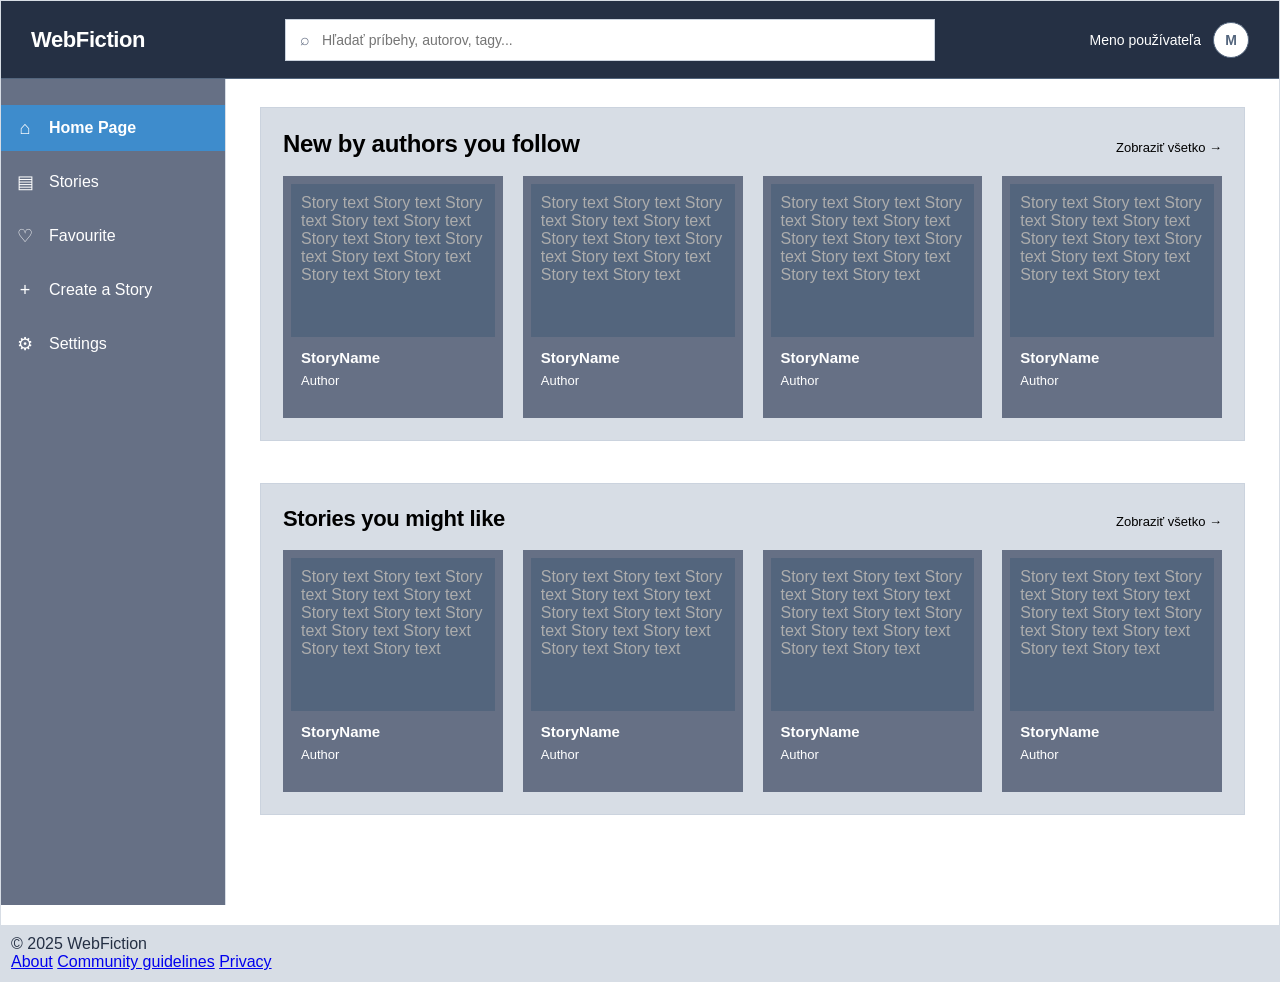
<file: html/index.html>
<!DOCTYPE html>
<html lang="sk">
<head>
  <meta charset="UTF-8" />
  <meta name="viewport" content="width=device-width, initial-scale=1.0" />
  <title>Home Page - WebFiction</title>
  <link rel="stylesheet" href="style.css">
</head>
<body>
  <div class="app">
    <header class="topbar">
      <div class="brand">WebFiction</div>
      <label class="search" aria-label="Vyhľadávanie">
        <span aria-hidden="true">⌕</span>
        <input type="search" placeholder="Hľadať príbehy, autorov, tagy..." />
      </label>
      <div class="user-area">
        <span class="user-name">Meno používateľa</span>
        <span class="user-pfp" aria-label="Profil používateľa">M</span>
      </div>
    </header>

    <div class="layout">
      <aside class="sidebar">
        <nav class="nav" aria-label="Hlavná navigácia">
          <a class="active" href="#home"><span class="nav-icon">⌂</span>Home Page</a>
          <a href="#stories"><span class="nav-icon">▤</span>Stories</a>
          <a href="#favourite"><span class="nav-icon">♡</span>Favourite</a>
          <a href="#create"><span class="nav-icon">+</span>Create a Story</a>
          <a href="#settings"><span class="nav-icon">⚙</span>Settings</a>
        </nav>
      </aside>

      <main id="home">
        <section class="section" aria-labelledby="followed-heading">
          <div class="section-heading">
            <h1 id="followed-heading">New by authors you follow</h1>
            <a class="view-all" href="#stories">Zobraziť všetko →</a>
          </div>
          <div class="story-grid">
            <article class="story-card"><div class="cover">Story text Story text Story text Story text Story text Story text Story text Story text Story text Story text Story text Story text</div><p class="story-title">StoryName</p><p class="story-author">Author</p></article>
            <article class="story-card"><div class="cover">Story text Story text Story text Story text Story text Story text Story text Story text Story text Story text Story text Story text</div><p class="story-title">StoryName</p><p class="story-author">Author</p></article>
            <article class="story-card"><div class="cover">Story text Story text Story text Story text Story text Story text Story text Story text Story text Story text Story text Story text</div><p class="story-title">StoryName</p><p class="story-author">Author</p></article>
            <article class="story-card"><div class="cover">Story text Story text Story text Story text Story text Story text Story text Story text Story text Story text Story text Story text</div><p class="story-title">StoryName</p><p class="story-author">Author</p></article>
          </div>
        </section>

        <section class="section" aria-labelledby="recommended-heading">
          <div class="section-heading">
            <h2 id="recommended-heading">Stories you might like</h2>
            <a class="view-all" href="#stories">Zobraziť všetko →</a>
          </div>
          <div class="story-grid">
            <article class="story-card"><div class="cover">Story text Story text Story text Story text Story text Story text Story text Story text Story text Story text Story text Story text</div><p class="story-title">StoryName</p><p class="story-author">Author</p></article>
            <article class="story-card"><div class="cover">Story text Story text Story text Story text Story text Story text Story text Story text Story text Story text Story text Story text</div><p class="story-title">StoryName</p><p class="story-author">Author</p></article>
            <article class="story-card"><div class="cover">Story text Story text Story text Story text Story text Story text Story text Story text Story text Story text Story text Story text</div><p class="story-title">StoryName</p><p class="story-author">Author</p></article>
            <article class="story-card"><div class="cover">Story text Story text Story text Story text Story text Story text Story text Story text Story text Story text Story text Story text</div><p class="story-title">StoryName</p><p class="story-author">Author</p></article>
          </div>
        </section>
      </main>
    </div>
    
    <footer class="page-footer">
        <span>© 2025 WebFiction</span>
        <div>
            <a href="#">About</a> 
            <a href="#">Community guidelines</a>
            <a href="#">Privacy</a>
        </div>
    </footer>
  </div>
</body>
</html>
</file>
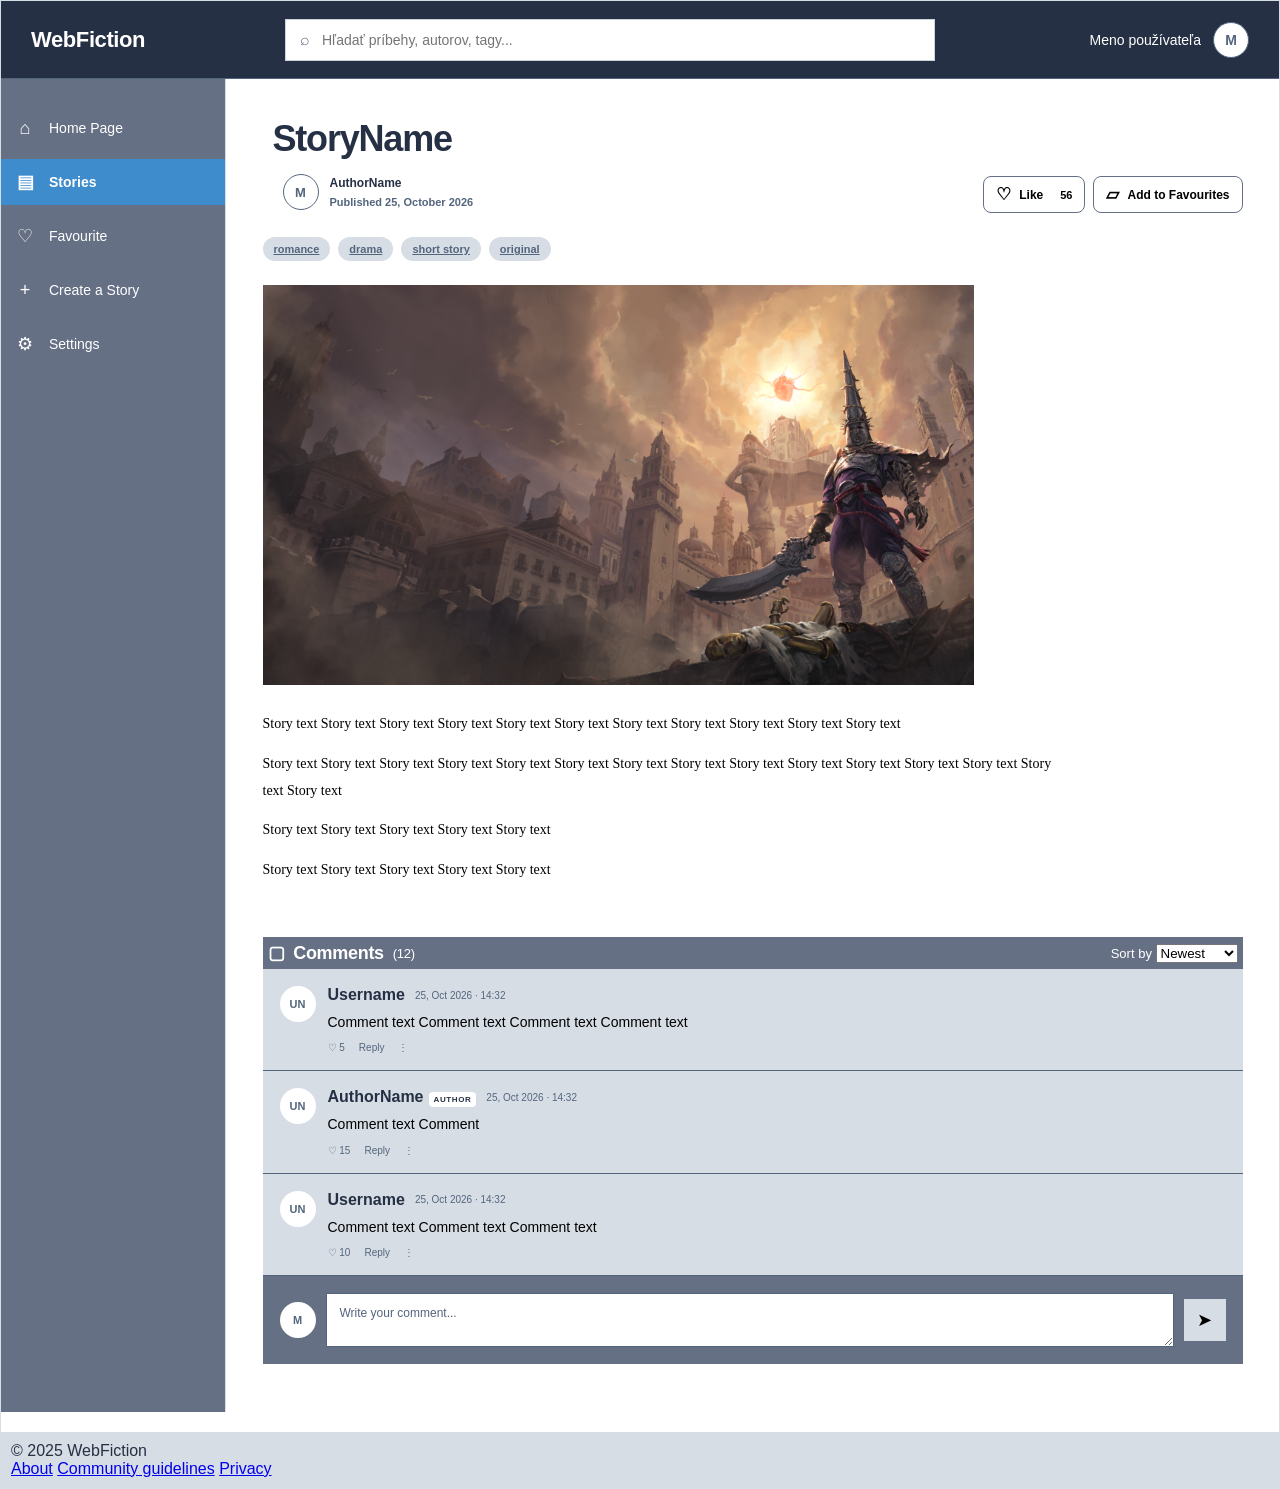
<file: html/story.html>
<!DOCTYPE html>
<html lang="en">
<head>
  <meta charset="UTF-8">
  <meta name="viewport" content="width=device-width, initial-scale=1.0">
  <title>StoryName - WebFiction</title>
  <link rel="stylesheet" href="style.css">
  <link rel="stylesheet" href="story.css">
</head>
<body>
    <div class="app">
        <header class="topbar">
            <div class="brand">WebFiction</div>
            <label class="search" aria-label="Vyhľadávanie">
                <span aria-hidden="true">⌕</span>
                <input type="search" placeholder="Hľadať príbehy, autorov, tagy..." />
            </label>
            <div class="user-area">
                <span class="user-name">Meno používateľa</span>
                <span class="user-pfp" aria-label="Profil používateľa">M</span>
            </div>
        </header>

        <div class="layout">
            <aside class="sidebar">
                <nav class="nav" aria-label="Hlavná navigácia">
                    <a href="#home"><span class="nav-icon">⌂</span>Home Page</a>
                    <a class="active" href="#stories"><span class="nav-icon">▤</span>Stories</a>
                    <a href="#favourite"><span class="nav-icon">♡</span>Favourite</a>
                    <a href="#create"><span class="nav-icon">+</span>Create a Story</a>
                    <a href="#settings"><span class="nav-icon">⚙</span>Settings</a>
                </nav>
            </aside>

            <main class="main-content story-page">
                <article class="story-detail">
                    <header class="story-header">
                    <div class="story-title">
                        <h1>StoryName</h1>
                        <div class="story-author">
                            <span class="user-pfp" aria-label="Profil používateľa">M</span>
                            <span>
                                <strong>AuthorName</strong>
                                <small>Published 25, October 2026</small>
                            </span>
                        </div>
                    </div>
                    <div class="story-actions">
                        <button class="action-button" type="button"><span>♡</span> Like <b>56</b></button>
                        <button class="action-button" type="button"><span>▱</span> Add to Favourites</button>
                    </div>
                    </header>
                    <div class="tags" aria-label="Story tags">
                        <a href="#">romance</a>
                        <a href="#">drama</a>
                        <a href="#">short story</a>
                        <a href="#">original</a>
                    </div>
                    <img class="story-cover" role="img" src="picture.png" aria-label="Decorative story cover"/>
                    <div class="story-body">
                        <p>Story text Story text Story text Story text Story text Story text Story text Story text Story text Story text Story text </p>
                        <p>Story text Story text Story text Story text Story text Story text Story text Story text Story text Story text Story text Story text Story text Story text Story text </p>
                        <p>Story text Story text Story text Story text Story text </p>
                        <p>Story text Story text Story text Story text Story text </p>
                    </div>
                    </section>
                    <section class="comments-section">
                    <div class="comments-heading">
                        <h2>
                            <span aria-hidden="true">▢</span> Comments 
                            <span class="comment-info">(12)</span>
                        </h2>
                        <label class="comment-info">Sort by <select aria-label="Sort comments"><option>Newest</option><option>Oldest</option><option>Most liked</option></select></label></div>
                    <article class="comment">
                        <div class="comment-pfp">UN</div>
                        <div class="comment-content">
                            <div class="comment-top">
                                <strong>Username</strong>
                                <time datetime="2025-10-12T14:32">25, Oct 2026 · 14:32</time>
                            </div>
                            <p>Comment text Comment text Comment text Comment text </p>
                            <div class="comment-controls">
                                <button type="button">♡ 5</button>
                                <button type="button">Reply</button>
                                <button type="button" aria-label="More options">⋮</button>
                            </div>
                        </div>
                    </article>
                    <article class="comment">
                        <div class="comment-pfp">UN</div>
                        <div class="comment-content">
                            <div class="comment-top">
                                <strong>AuthorName<span class="author-badge">AUTHOR</span></strong>
                                <time datetime="2025-10-12T14:32">25, Oct 2026 · 14:32</time>
                            </div>
                            <p>Comment text Comment </p>
                            <div class="comment-controls">
                                <button type="button">♡ 15</button>
                                <button type="button">Reply</button>
                                <button type="button" aria-label="More options">⋮</button>
                            </div>
                        </div>
                    </article>
                    <article class="comment">
                        <div class="comment-pfp">UN</div>
                        <div class="comment-content">
                            <div class="comment-top">
                                <strong>Username</strong>
                                <time datetime="2025-10-12T14:32">25, Oct 2026 · 14:32</time>
                            </div>
                            <p>Comment text Comment text Comment text </p>
                            <div class="comment-controls">
                                <button type="button">♡ 10</button>
                                <button type="button">Reply</button>
                                <button type="button" aria-label="More options">⋮</button>
                            </div>
                        </div>
                    </article>
                    <form class="comment-form" action="#">
                        <span class="comment-pfp current-user">M</span>
                        <textarea id="new-comment" rows="2" placeholder="Write your comment..."></textarea>
                        <button type="submit" class="send-button" aria-label="Send comment">➤</button>
                    </form>
                    </section>
                </article>
            </main>
        </div>
        <footer class="page-footer">
            <span>© 2025 WebFiction</span>
            <div>
                <a href="#">About</a> 
                <a href="#">Community guidelines</a>
                <a href="#">Privacy</a>
            </div>
        </footer>
    </div>
</body>
</html>
</file>
<file: html/style.css>
:root {
  --primary: #253044;
  --secondary: #667085;
  --tertiary: #d7dde5;
  --background: #ffffff;
  --accent: #53657d;
  --border: #cbd3de;
  --highlight: #3e8ccc;
  --primary-text: #ffffff;
  --secondary-text: #ffffff;
  --tertiary-text: #000000;
  --accent-text: #adadad;
  --text-size: 16px;
}
* { box-sizing: border-box; }
body {
  margin: 0;
  background: var(--background);
  color: var(--primary);
  font-family: Arial, Helvetica, sans-serif;
}
.app {
  min-height: 100vh;
  display: grid;
  grid-template-rows: 78px 1fr;
  max-width: 1600px;
  margin: 0 auto;
  background: var(--background);
  border: 1px solid var(--tertiary);
}
.topbar {
  display: grid;
  grid-template-columns: 230px minmax(220px, 1fr) 220px;
  align-items: center;
  gap: 24px;
  padding: 0 30px;
  color: var(--primary-text);
  background: var(--primary);
  border-bottom: 1px solid var(--accent);
}
.brand {
  display: flex;
  align-items: center;
  gap: 12px;
  font-size: 22px;
  font-weight: 700;
  letter-spacing: -.4px;
}
.search {
  display: flex;
  align-items: center;
  gap: 10px;
  max-width: 650px;
  width: 100%;
  height: 42px;
  padding: 0 14px;
  border: 1px solid var(--border);
  color: var(--secondary);
  background: var(--background);
}
.search input {
  width: 100%; 
  border: 0; 
  outline: 0; 
  font-size: 14px; 
  color: var(--primary);
}
.user-area { 
  display: flex; 
  justify-content: flex-end; 
  align-items: center; 
  gap: 12px; 
  font-size: 14px; 
}
.user-pfp {
  width: 36px; 
  height: 36px; 
  border: 1.5px solid var(--accent); 
  border-radius: 50%;
  display: inline-flex; 
  align-items: center; 
  justify-content: center; 
  color: var(--accent); 
  font-weight: 700;
  background: var(--background);
}
.layout { 
  display: grid; 
  grid-template-columns: 225px minmax(0, 1fr); 
  min-height: calc(100vh - 78px); 
}
.sidebar { 
  border-right: 1px solid var(--tertiary); 
  padding: 26px 0px; 
  background: var(--secondary); 
}
.nav { 
  display: flex; 
  flex-direction: column; 
  gap: 8px; 
}
.nav a {
  text-decoration: none; 
  color: var(--secondary-text); 
  display: flex; 
  align-items: center; 
  gap: 14px;
  min-height: 46px; 
  padding: 0 14px; 
  font-size: var(--text-size);
}
.nav a.active { 
  background: var(--highlight); 
  font-weight: 700; 
}
.nav a.create { 
  margin-top: 14px; 
  border: 1px solid var(--border); 
  background: var(--background); 
}
.nav-icon { 
  width: 20px; 
  text-align: center; 
  font-size: 18px; 
  color: var(--secondary-text); 
}
main { 
  min-width: 0; 
  padding: 28px 34px 48px; 
}
.section { 
  margin-bottom: 42px; 
  padding: 22px 22px; 
  border: 1px solid var(--border); 
  background: var(--tertiary);
}
.section-heading { 
  display: flex; 
  align-items: baseline; 
  justify-content: space-between; 
  gap: 16px; 
  margin-bottom: 18px; 
  color: var(--tertiary-text);
}
h1, h2 { 
  margin: 0; 
  font-size: 22px; 
  font-weight: 700; 
  letter-spacing: -.3px; 
}
h1 { font-size: 24px; }
.view-all { 
  color: var(--tertiary-text); 
  font-size: 13px; 
  text-decoration: none; 
  white-space: nowrap; 
}
.story-grid { 
  display: grid; 
  grid-template-columns: repeat(4, minmax(0, 1fr)); 
  gap: 20px; 
}
.story-card { 
  min-width: 0; 
  color: var(--secondary-text);
  background: var(--secondary);
  padding: 8px 8px 30px;
}
.story-title { 
  margin: 11px 0 5px; 
  font-size: 15px; 
  font-weight: 700; 
  line-height: 1.35; 
  padding: 0px 10px;
}
.story-author { 
  padding: 0px 10px;
  margin: 0; 
  font-size: 13px; 
}
.cover {
  aspect-ratio: 4 / 3;
  border: 2px solid var(--accent);
  background: var(--accent);
  display: flex; 
  align-items: top; 
  justify-content: left; 
  color: var(--accent-text);
  overflow: hidden;
  padding: 8px;
}
.cover svg { 
  width: 46px; 
  height: 46px; 
  opacity: .7; 
}
.page-footer {
    background: var(--tertiary);
    margin-top: 20px;
    padding: 10px;
}
@media (max-width: 1050px) {
  .topbar { 
    grid-template-columns: 190px minmax(180px, 1fr) 180px; 
    padding: 0 20px; 
    gap: 16px; 
  }
  .layout { grid-template-columns: 190px minmax(0, 1fr); }
  main { padding: 25px 22px; }
  .story-grid { grid-template-columns: repeat(2, minmax(0, 1fr)); }
}
@media (max-width: 680px) {
  .app { grid-template-rows: auto 1fr; }
  .topbar { grid-template-columns: 1fr auto; padding: 14px; gap: 12px; }
  .brand { font-size: 19px; }
  .search { grid-column: 1 / -1; grid-row: 2; max-width: none; }
  .user-area { grid-column: 2; grid-row: 1; }
  .user-name { display: none; }
  .layout { grid-template-columns: 1fr; }
  .sidebar { padding: 8px; border-right: 0; border-bottom: 1px solid var(--tertiary); overflow-x: auto; }
  .nav { flex-direction: row; min-width: max-content; gap: 5px; }
  .nav a { min-height: 40px; padding: 0 10px; gap: 7px; }
  main { padding: 22px 15px; }
  h1 { font-size: 21px; }
  h2 { font-size: 19px; }
  .story-grid { gap: 16px 12px; }
}
</file>
<file: html/story.css>
:root {
    --primary: #253044;
    --secondary: #667085;
    --tertiary: #d7dde5;
    --background: #ffffff;
    --accent: #53657d;
    --border: #cbd3de;
    --highlight: #3e8ccc;
    --primary-text: #ffffff;
    --secondary-text: #ffffff;
    --tertiary-text: #000000;
    --accent-text: #adadad;
    --text-size: 14px;
}
.story-page { max-width: 1240px; }
.story-detail { 
    max-width: 980px; 
    margin: 0 auto; 
}
.story-header { 
    display: flex; 
    align-items: flex-end; 
    justify-content: space-between; 
    gap: 24px; 
}
.story-title h1 { 
    margin: 0 0 15px; 
    font-size: clamp(27px, 3vw, 36px); 
    letter-spacing: -1.2px; 
    line-height: 1.15; 
}
.story-author { 
    display: flex; 
    align-items: center; 
    gap: 11px; 
}
.comment-pfp { 
    width: 40px; 
    height: 40px; 
    flex: 0 0 40px; 
    border-radius: 50%; 
    display: grid; 
    place-items: center; 
    background: var(--background); 
    color: var(--accent); 
    font-size: 11px; 
    font-weight: 750; 
}
.story-author strong { display: block; font-size: 12px; }
.story-author small { 
    display: block; 
    margin-top: 3px; 
    color: var(--accent); 
    font-size: 11px; 
}
.story-actions { 
    display: flex; 
    align-items: center; 
    gap: 8px; 
    padding-bottom: 2px; 
}
.action-button { 
    display: inline-flex; 
    align-items: center; 
    gap: 8px; 
    padding: 9px 12px; 
    border: 1px solid var(--secondary); 
    border-radius: 8px; 
    background: var(--background); 
    color: var(--tertiary-text); 
    font-size: 12px; 
    font-weight: 650; 
    cursor: pointer; 
}
.action-button > span { font-size: 17px; line-height: 1; }
.action-button b { padding-left: 8px; border-left: 1px solid var(--background); font-size: 11px; }
.action-button:hover { border-color: var(--secondary); background: var(--tertiary); }
.tags { 
    display: flex; 
    flex-wrap: wrap; 
    gap: 8px; 
    margin: 22px 0 24px; 
}
.tags a { 
    padding: 6px 11px; 
    border-radius: 999px; 
    background: var(--tertiary); 
    color: var(--accent); 
    font-size: 11px; 
    font-weight: 600; 
}
.tags a:hover { 
    background: var(--secondary); 
    color: var(--tertiary-text); 
}
.story-cover { 
    max-height: 400px;
    max-width: 80%;
    display: flex; 
    flex-direction: column; 
    align-items: center; 
    justify-content: center;
    overflow: hidden; 
    position: relative; 
    background: var(--background); 
    color: var(--tertiary-text); 
}
.story-cover::before, .story-cover::after { 
    content: ""; 
    position: absolute; 
    border: 1px solid rgba(255,255,255,.25); 
    border-radius: 50%; 
}
.story-cover::before { 
    width: 250px; 
    height: 250px; 
    transform: translate(-170px, 45px); 
}
.story-cover::after { 
    width: 180px; 
    height: 180px; 
    transform: translate(200px, -65px); 
}
.story-body { 
    max-width: 800px; 
    padding: 26px 0 30px; 
    border-bottom: 1px solid var(--line); 
}
.story-body p { 
    margin: 0 0 13px; 
    color: var(--tertiary-text); 
    font-family: Georgia, "Times New Roman", serif; 
    font-size: var(--text-size); 
    line-height: 1.9; 
}
.story-body h2, .comments-heading h2 { 
    margin: 0 0 13px; 
    font-size: 18px; 
    letter-spacing: -.3px; 
}
.story-body p:last-child { margin-bottom: 0; }
.comments-section { padding-top: 24px; }
.comments-heading { 
    display: flex; 
    align-items: center; 
    justify-content: space-between; 
    gap: 15px; 
    color: var(--secondary-text);
    background: var(--secondary);
    padding: 5px;
}
.comments-heading h2 { 
    display: flex; 
    align-items: center; 
    gap: 9px; 
    margin: 0; 
}
.comment-info { 
    color: var(--secondary-text); 
    font-size: 13px; 
    font-weight: 500; 
}
.comment { 
    display: flex; 
    gap: 12px; 
    padding: 17px 17px; 
    border-bottom: 1px solid var(--accent); 
    background: var(--tertiary);
}
.comment-pfp { 
    width: 36px; 
    height: 36px; 
    flex-basis: 36px; 
    background: var(--background); 
    color: var(--accent); 
}
.comment-content { 
    flex: 1; 
    min-width: 0; 
}
.comment-top { 
    display: flex; 
    flex-wrap: wrap; 
    align-items: center; 
    gap: 10px; 
}
.comment-top strong { font-size: 16px; }
.comment-top time { 
    color: var(--accent); 
    font-size: 10px; 
}
.comment-content > p { 
    margin: 7px 0 8px; 
    color: var(--tertiary-text); 
    font-size: var(--text-size); 
    line-height: 1.65; 
}
.author-badge { 
    margin-left: 5px; 
    padding: 3px 5px; 
    border-radius: 4px; 
    background: var(--background); 
    color: var(--accent-dark); 
    font-size: 8px; 
    letter-spacing: .6px; 
}
.comment-controls { 
    display: flex; 
    align-items: center; 
    gap: 14px; 
}
.comment-controls button { 
    padding: 0; 
    border: 0; 
    background: transparent; 
    color: var(--accent); 
    font-size: 10px; 
    cursor: pointer; 
}
.comment-controls button:hover { color: var(--accent-dark); }
.comment-form { 
    display: flex; 
    align-items: center; 
    gap: 10px; 
    padding: 17px; 
    background: var(--secondary);
}
.comment-form textarea { 
    flex: 1; 
    min-width: 0; 
    resize: vertical; 
    padding: 12px 13px; 
    border: 1px solid var(--accent); 
    outline: none; 
    background: var(--background); 
    color: var(--accent); 
    font: inherit; 
    font-size: 12px; 
}
.comment-form textarea:focus { 
    border-color: var(--primary); 
    box-shadow: 0 0 0 3px rgba(83,103,165,.09); 
}
.comment-form textarea::placeholder { color: var(--accent); }
.send-button { 
    width: 42px; 
    height: 42px; 
    flex: 0 0 42px; 
    border: 0; 
    background: var(--tertiary); 
    color: var(--tertiary-text); 
    font-size: 18px; 
    cursor: pointer; 
}
.send-button:hover { background: var(--accent); }
@media (max-width: 900px) { .story-header { align-items: flex-start; flex-direction: column; } .story-actions { padding-bottom: 0; } 
.story-cover { min-height: 190px; } }
@media (max-width: 760px) { .story-page { padding-top: 24px; } .story-title h1 { font-size: 29px; } .story-cover { min-height: 170px; } .story-body p { font-size: 14px; } 
.comments-heading { 
    align-items: flex-start; 
    flex-direction: column; 
} 
.comment-form { gap: 7px; } 
.comment-form .comment-pfp { display: none; } 
}
</file>
